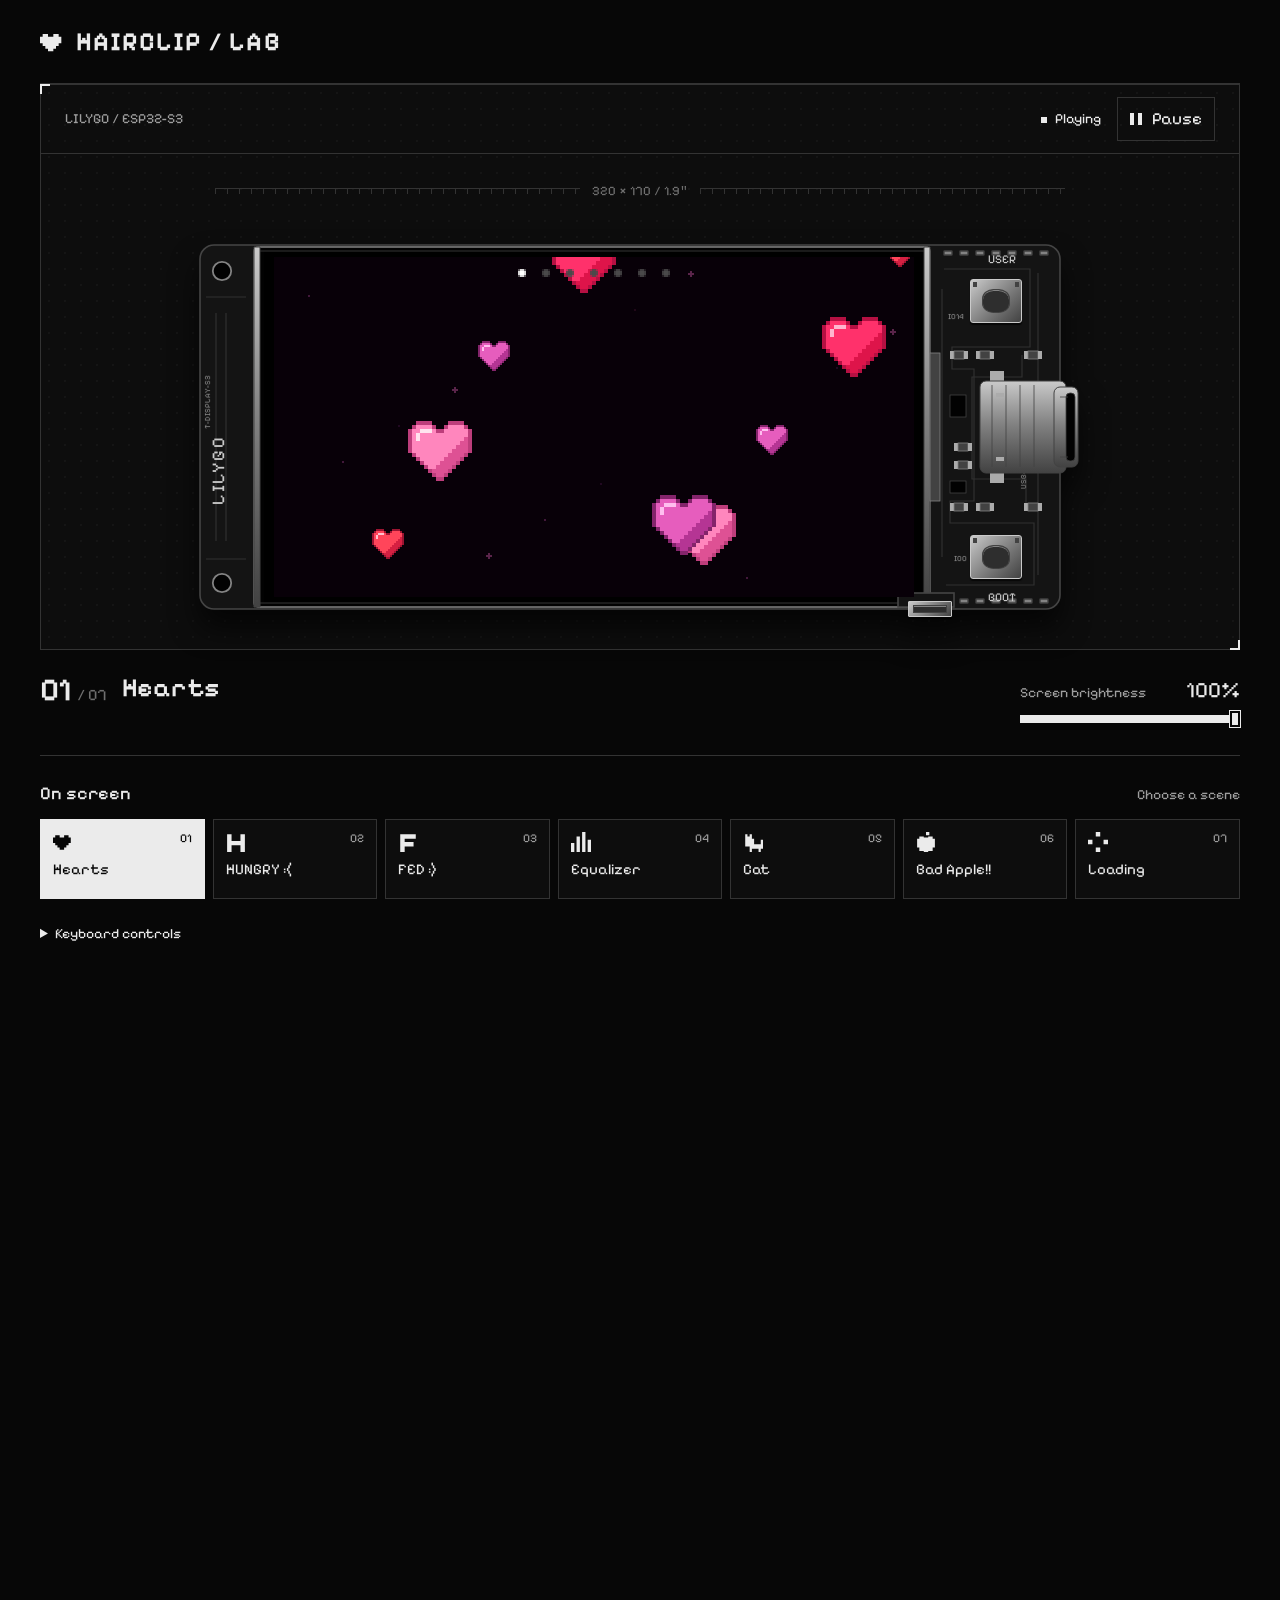
<file: index.html>
<!doctype html>
<html lang="en">
<head>
  <meta charset="utf-8">
  <meta name="viewport" content="width=device-width, initial-scale=1">
  <meta http-equiv="refresh" content="0; url=preview.html">
  <title>HAIRCLIP / LAB</title>
  <style>
    body { background: #080808; color: #eee; font-family: monospace; padding: 2rem; }
    a { color: inherit; }
  </style>
</head>
<body>
  <a href="preview.html">Open HAIRCLIP / LAB simulator</a>
</body>
</html>
</file>
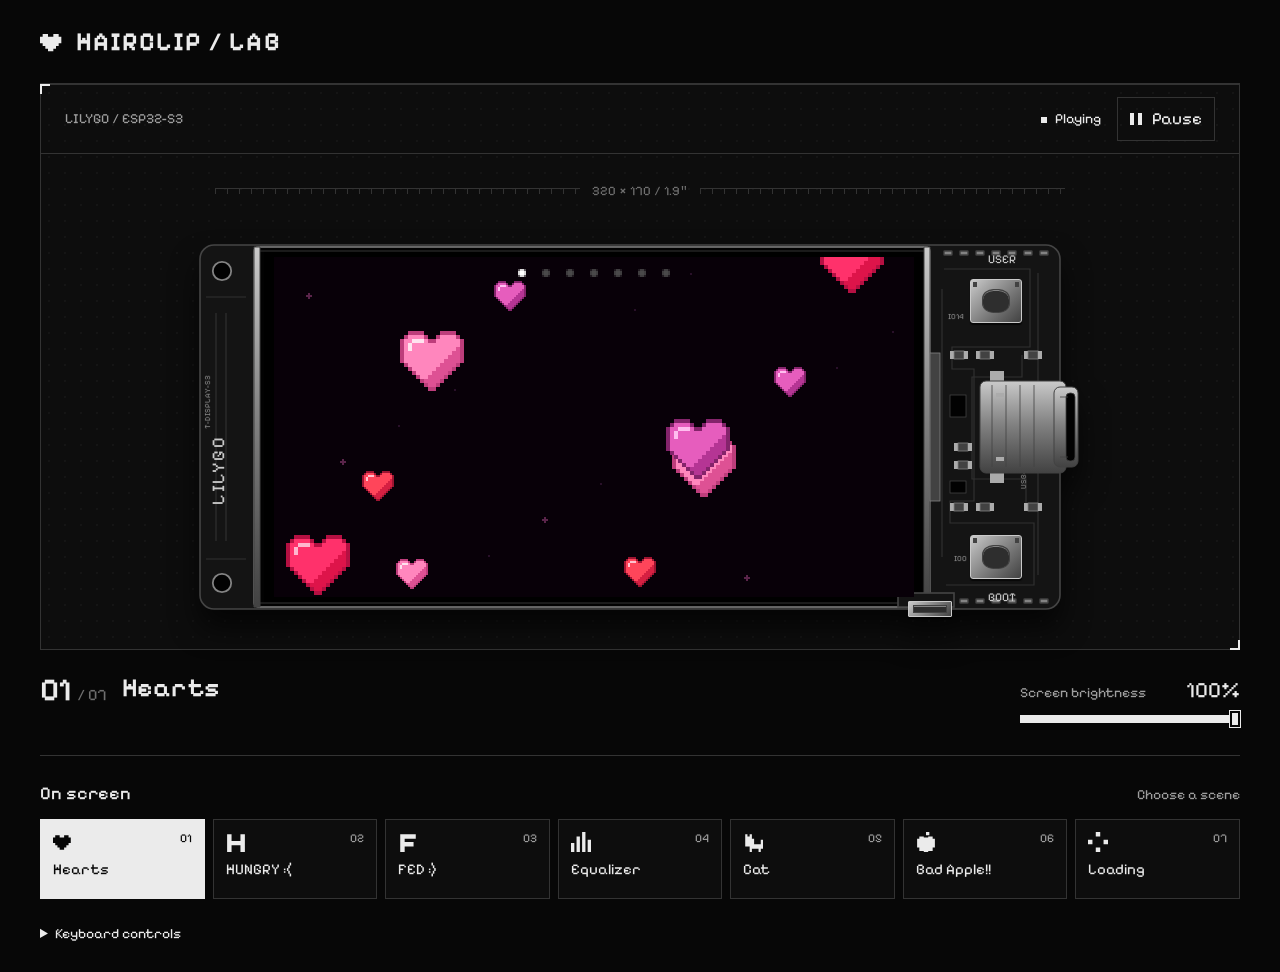
<file: preview.html>
<!doctype html>
<html lang="en">
<head>
  <meta charset="utf-8">
  <meta name="viewport" content="width=device-width, initial-scale=1">
  <meta name="theme-color" content="#0b0b0b">
  <title>Hairclip Lab — LilyGO T-Display-S3</title>
  <link rel="stylesheet" href="simulator.css">
  <link rel="preload" href="assets/fonts/PixelifySans.ttf" as="font" type="font/ttf" crossorigin>
</head>
<body>
  <header class="masthead shell">
    <div class="wordmark"><svg viewBox="0 0 18 18" aria-hidden="true"><path d="M2 3h4v2h4V3h4v2h2v5h-2v2h-2v2h-2v2H6v-2H4v-2H2v-2H0V5h2z"/></svg><span>HAIRCLIP / LAB</span></div>
  </header>
  <main class="shell">
    <section class="workbench" id="workbench" aria-label="Interactive LilyGO T-Display-S3 model" data-paused="false">
      <div class="bench-toolbar">
        <span class="board-title">LILYGO / ESP32-S3</span>
        <div class="bench-actions">
          <span class="play-status" id="play-status" role="status">Playing</span>
          <button class="pause-button" id="pause" aria-pressed="false" aria-label="Pause animation"><span class="pause-icon" aria-hidden="true"></span><span id="pause-label">Pause</span></button>
        </div>
      </div>
      <div class="device-stage">
        <div class="measure" aria-hidden="true">320 × 170 / 1.9″</div>
        <div class="board-model" id="board-model">
          <svg class="hardware" viewBox="0 0 480 214" role="img" aria-label="Front view of the board: USER at upper right, BOOT at lower right, USB-C between them, RST on the bottom edge">
            <defs>
              <linearGradient id="steel" x1="0" y1="0" x2="0" y2="1">
                <stop offset="0" stop-color="var(--color-metal-light)"/>
                <stop offset=".46" stop-color="var(--color-metal)"/>
                <stop offset="1" stop-color="var(--color-metal-dark)"/>
              </linearGradient>
            </defs>
            <rect class="pcb" x="20" y="16" width="430" height="182" rx="7"/>
            <path class="trace" d="M392 28h43v39h-39v11h11v66h-12v11h42v31h-44M431 71v11h-25v51h27v12M391 38v134M439 30v151"/>
            <path class="trace" d="M23 42h20M23 173h20M28 50v114M33 50v114"/>
            <circle class="hole" cx="31" cy="29" r="4.6"/><circle class="hole" cx="31" cy="185" r="4.6"/>
            <text class="print" x="32" y="146" transform="rotate(-90 32 146)" style="font-size:9px;letter-spacing:.8px">LILYGO</text>
            <text class="tiny-print" x="25" y="108" transform="rotate(-90 25 108)">T-DISPLAY-S3</text>
            <rect class="bezel" x="47" y="17" width="338" height="180" rx="2"/>
            <rect class="glass" x="52" y="19" width="329" height="176"/>
            <path class="rib" d="M49 19h334M49 195h334"/>
            <path class="metal" d="M47 17h3v180h-3zM382 17h3v180h-3z"/>
            <rect class="component" x="385" y="70" width="5" height="74"/>
            <rect class="pad" x="392" y="19" width="4" height="2" rx=".3"/>
<rect class="pad" x="400" y="19" width="4" height="2" rx=".3"/>
<rect class="pad" x="408" y="19" width="4" height="2" rx=".3"/>
<rect class="pad" x="416" y="19" width="4" height="2" rx=".3"/>
<rect class="pad" x="424" y="19" width="4" height="2" rx=".3"/>
<rect class="pad" x="432" y="19" width="4" height="2" rx=".3"/>
<rect class="pad" x="440" y="19" width="4" height="2" rx=".3"/>
<rect class="pad" x="392" y="193" width="4" height="2" rx=".3"/>
<rect class="pad" x="400" y="193" width="4" height="2" rx=".3"/>
<rect class="pad" x="408" y="193" width="4" height="2" rx=".3"/>
<rect class="pad" x="416" y="193" width="4" height="2" rx=".3"/>
<rect class="pad" x="424" y="193" width="4" height="2" rx=".3"/>
<rect class="pad" x="432" y="193" width="4" height="2" rx=".3"/>
<rect class="pad" x="440" y="193" width="4" height="2" rx=".3"/>
            <g transform="translate(395 69)"><rect class="solder" width="2" height="4"/><rect class="component" x="2" width="5" height="4"/><rect class="solder" x="7" width="2" height="4"/></g>
<g transform="translate(408 69)"><rect class="solder" width="2" height="4"/><rect class="component" x="2" width="5" height="4"/><rect class="solder" x="7" width="2" height="4"/></g>
<g transform="translate(432 69)"><rect class="solder" width="2" height="4"/><rect class="component" x="2" width="5" height="4"/><rect class="solder" x="7" width="2" height="4"/></g>
<g transform="translate(395 145)"><rect class="solder" width="2" height="4"/><rect class="component" x="2" width="5" height="4"/><rect class="solder" x="7" width="2" height="4"/></g>
<g transform="translate(408 145)"><rect class="solder" width="2" height="4"/><rect class="component" x="2" width="5" height="4"/><rect class="solder" x="7" width="2" height="4"/></g>
<g transform="translate(432 145)"><rect class="solder" width="2" height="4"/><rect class="component" x="2" width="5" height="4"/><rect class="solder" x="7" width="2" height="4"/></g>
<g transform="translate(397 124)"><rect class="solder" width="2" height="4"/><rect class="component" x="2" width="5" height="4"/><rect class="solder" x="7" width="2" height="4"/></g>
<g transform="translate(397 115)"><rect class="solder" width="2" height="4"/><rect class="component" x="2" width="5" height="4"/><rect class="solder" x="7" width="2" height="4"/></g>
<g transform="translate(434 124)"><rect class="solder" width="2" height="4"/><rect class="component" x="2" width="5" height="4"/><rect class="solder" x="7" width="2" height="4"/></g>
<g transform="translate(434 115)"><rect class="solder" width="2" height="4"/><rect class="component" x="2" width="5" height="4"/><rect class="solder" x="7" width="2" height="4"/></g>
            <text class="print" x="414" y="25">USER</text>
            <text class="print" x="414" y="194">BOOT</text>
            <text class="tiny-print" x="394" y="53">IO14</text>
            <text class="tiny-print" x="397" y="174">IO0</text>
            <text class="tiny-print" x="369" y="189">RST</text>
            <text class="tiny-print" x="433" y="138" transform="rotate(-90 433 138)">USB-C</text>
            <rect class="chip" x="395" y="91" width="8" height="11"/>
            <rect class="chip" x="395" y="134" width="8" height="6"/>
            <rect class="solder" x="415" y="79" width="7" height="5"/>
            <rect class="solder" x="415" y="130" width="7" height="5"/>
            <rect class="metal" x="410" y="84" width="43" height="46" rx="3"/>
            <rect class="metal" x="447" y="87" width="12" height="40" rx="3"/>
            <rect class="chip" x="453" y="90" width="4.5" height="34" rx="2"/>
            <path class="rib" d="M416 86v41M423 86v41M430 86v41M437 86v41M450 92h4M450 122h4"/>
            <rect class="solder" x="418" y="90" width="4" height="2"/><rect class="solder" x="418" y="122" width="4" height="2"/>
            <rect class="pcb" x="369" y="190" width="28" height="7"/>
          </svg>
          <canvas id="screen" width="320" height="170" aria-label="Hairclip display, 320 by 170 pixels"></canvas>
          <button class="physical-button user" id="next" aria-label="USER: next scene; hold to increase brightness" title="USER · next scene / hold: brighter"><span class="switch-housing" aria-hidden="true"><span class="switch-cap"></span></span></button>
          <button class="physical-button boot" id="prev" aria-label="BOOT: previous scene; hold to decrease brightness" title="BOOT · previous scene / hold: dimmer"><span class="switch-housing" aria-hidden="true"><span class="switch-cap"></span></span></button>
          <button class="physical-button rst" id="reset" aria-label="RST: restart simulator" title="RST · restart"><span class="switch-housing" aria-hidden="true"><span class="switch-cap"></span></span></button>
        </div>
      </div>
    </section>
    <section class="readout" aria-label="Current scene and brightness">
      <div class="current-mode">
        <div class="mode-index"><span id="mode-number">01</span><span class="total">/ 07</span></div>
        <div class="mode-copy"><h2 id="mode-name">Hearts</h2></div>
      </div>
      <div class="brightness">
        <div class="brightness-label"><label for="brightness-slider">Screen brightness</label><output id="brightness-value" for="brightness-slider">100%</output></div>
        <div class="brightness-track" aria-hidden="true"><div class="brightness-level" id="brightness-level"></div></div>
        <input class="brightness-slider" id="brightness-slider" type="range" min="20" max="255" value="255" step="1" aria-label="Screen brightness">
      </div>
    </section>
    <section class="scenes" aria-label="Animation selection">
      <div class="section-head"><h3>On screen</h3><span>Choose a scene</span></div>
      <div class="scene-picker" id="scene-picker">
          <button class="scene-button" data-scene="0" aria-pressed="true" aria-label="Scene 1: Hearts">
            <svg viewBox="0 0 18 18" aria-hidden="true"><path d="M2 3h4v2h4V3h4v2h2v5h-2v2h-2v2h-2v2H6v-2H4v-2H2v-2H0V5h2z"/></svg>
            <span class="scene-number">01</span><span class="scene-label">Hearts</span>
          </button>
          <button class="scene-button" data-scene="1" aria-pressed="false" aria-label="Scene 2: HUNGRY :(">
            <svg viewBox="0 0 18 18" aria-hidden="true"><path d="M1 2h4v6h8V2h4v16h-4v-6H5v6H1z"/></svg>
            <span class="scene-number">02</span><span class="scene-label">HUNGRY :(</span>
          </button>
          <button class="scene-button" data-scene="2" aria-pressed="false" aria-label="Scene 3: FED :)">
            <svg viewBox="0 0 18 18" aria-hidden="true"><path d="M2 2h14v4H6v3h8v4H6v5H2z"/></svg>
            <span class="scene-number">03</span><span class="scene-label">FED :)</span>
          </button>
          <button class="scene-button" data-scene="3" aria-pressed="false" aria-label="Scene 4: Equalizer">
            <svg viewBox="0 0 18 18" aria-hidden="true"><path d="M0 10h3v8H0zm5-6h3v14H5zm5-4h3v18h-3zm5 7h3v11h-3z"/></svg>
            <span class="scene-number">04</span><span class="scene-label">Equalizer</span>
          </button>
          <button class="scene-button" data-scene="4" aria-pressed="false" aria-label="Scene 5: Cat">
            <svg viewBox="0 0 18 18" aria-hidden="true"><path d="M2 2h2v2h2V2h2v4h2v5h6V7h2v8h-2v3h-2v-3H8v3H6v-5H2z"/></svg>
            <span class="scene-number">05</span><span class="scene-label">Cat</span>
          </button>
          <button class="scene-button" data-scene="5" aria-pressed="false" aria-label="Scene 6: Bad Apple!!">
            <svg viewBox="0 0 18 18" aria-hidden="true"><path d="M9 0h3v3H9zM3 4h4v1h4V4h4v2h2v8h-2v3h-4v1H7v-1H3v-3H1V6h2z"/></svg>
            <span class="scene-number">06</span><span class="scene-label">Bad Apple!!</span>
          </button>
          <button class="scene-button" data-scene="6" aria-pressed="false" aria-label="Scene 7: Loading">
            <svg viewBox="0 0 18 18" aria-hidden="true"><path d="M7 0h4v4H7zM14 7h4v4h-4zM7 14h4v4H7zM0 7h4v4H0z"/></svg>
            <span class="scene-number">07</span><span class="scene-label">Loading</span>
          </button>
      </div>
    </section>
    <footer class="page-footer">
      <details class="keyboard-help"><summary>Keyboard controls</summary><p><kbd>←</kbd> <kbd>→</kbd> — change scenes; hold to adjust brightness.<br><kbd>1</kbd>–<kbd>7</kbd> — select a scene.<br><kbd>P</kbd> — pause · <kbd>R</kbd> — reset.</p></details>
    </footer>
  </main>
  <script>
    (() => {
      const WIDTH = 320;
      const HEIGHT = 170;
      const SCENE_COUNT = 7;
      const PAGE_INDICATOR_MS = 1500;
      const canvas = document.getElementById('screen');
      const ctx = canvas.getContext('2d');
      ctx.imageSmoothingEnabled = false;
      const modeName = document.getElementById('mode-name');
      const brightnessValue = document.getElementById('brightness-value');
      const brightnessLevel = document.getElementById('brightness-level');
      const brightnessSlider = document.getElementById('brightness-slider');
      const modeNumber = document.getElementById('mode-number');
      const sceneButtons = [...document.querySelectorAll('[data-scene]')];
      const pauseButton = document.getElementById('pause');
      const workbench = document.getElementById('workbench');

      const sceneNames = ['Hearts', 'HUNGRY :(', 'FED :)', 'Equalizer', 'Cat', 'Bad Apple!!', 'Loading'];
      let scene = 0;
      let brightness = 255;
      let showBrightnessIndicator = false;
      let brightnessChangedAt = 0;
      let sceneStarted = performance.now();
      let lastFrame = 0;
      let paused = false;
      let pausedAt = 0;
      let pausedDuration = 0;

      const BRIGHTNESS_MIN = 20;
      const BRIGHTNESS_MAX = 255;
      const BRIGHTNESS_STEP = 4;
      const LONG_PRESS_MS = 200;
      const BRIGHTNESS_REPEAT_MS = 60;

      const glyphs = {
        H: [17, 17, 17, 31, 17, 17, 17],
        U: [17, 17, 17, 17, 17, 17, 14],
        N: [17, 25, 25, 21, 19, 19, 17],
        G: [14, 17, 16, 23, 17, 17, 14],
        R: [30, 17, 17, 30, 20, 18, 17],
        Y: [17, 17, 10, 4, 4, 4, 4],
        F: [31, 16, 16, 30, 16, 16, 16],
        E: [31, 16, 16, 30, 16, 16, 31],
        D: [30, 17, 17, 17, 17, 17, 30],
      };
      const loadingPositions = [[150, 23], [187, 38], [202, 75], [187, 112],
        [150, 127], [113, 112], [98, 75], [113, 38]];
      const loadingFade = [255, 204, 153, 110, 77, 53, 35, 24];

      function rgb565(r, g, b) {
        return ((r & 248) << 8) | ((g & 252) << 3) | (b >> 3);
      }

      function color565(value) {
        const r = (value >> 11) & 31;
        const g = (value >> 5) & 63;
        const b = value & 31;
        return `rgb(${Math.round(r * 255 / 31)},${Math.round(g * 255 / 63)},${Math.round(b * 255 / 31)})`;
      }

      function color(r, g, b) { return color565(rgb565(r, g, b)); }

      function fillCircle(x, y, radius, fill) {
        ctx.beginPath();
        ctx.arc(x, y, radius, 0, Math.PI * 2);
        ctx.fillStyle = fill;
        ctx.fill();
      }

      function fillRoundRect(x, y, width, height, radius, fill) {
        ctx.beginPath();
        ctx.roundRect(x, y, width, height, radius);
        ctx.fillStyle = fill;
        ctx.fill();
      }

      function drawSceneDots() {
        for (let i = 0; i < SCENE_COUNT; i++) {
          const x = WIDTH / 2 - (SCENE_COUNT - 1) * 6 + i * 12;
          fillCircle(x, 8, 2,
            i === scene ? color(255, 255, 255) : color(72, 72, 72));
        }
      }

      function drawHearts(elapsed) {
        ctx.fillStyle = color(8, 0, 12);
        ctx.fillRect(0, 0, WIDTH, HEIGHT);
        for (let i = 0; i < 12; i++) {
          const glow = (Math.sin(elapsed * 0.0013 + i * 2.1) + 1) * 0.5;
          const x = (i * 73 + 17) % WIDTH;
          const y = (i * 47 + 19) % HEIGHT;
          ctx.fillStyle = color(Math.trunc(30 + glow * 65),
            Math.trunc(10 + glow * 30), Math.trunc(30 + glow * 50));
          ctx.fillRect(x, y, 1, 1);
          if (glow > 0.75) {
            ctx.fillRect(x - 1, y, 3, 1);
            ctx.fillRect(x, y - 1, 1, 3);
          }
        }

        const baseX = [18, 52, 85, 117, 153, 185, 220, 253, 286, 311, 72, 205];
        const sizes = [5, 2, 6, 3, 7, 1, 4, 2, 5, 3, 0, 4];
        for (let i = 0; i < 12; i++) {
          const speed = 0.018 + sizes[i] * 0.003 + (i % 3) * 0.002;
          const travel = (elapsed * speed + i * 47) % (HEIGHT + 60);
          const y = HEIGHT + 22 - Math.trunc(travel);
          const x = baseX[i] + Math.trunc(Math.sin(elapsed * 0.0012 + i * 1.7) * (5 + i % 4));
          drawAssetFrame('floating-hearts', x - 22, y - 22, sizes[i] + (i % 4) * 8);
        }
      }

      function drawBigWord(word, x, y, cellW, cellH, letterSpacing, fill) {
        let cursorX = x;
        for (let index = 0; index < word.length; index++) {
          const letter = word[index];
          if (letter === ' ') {
            cursorX += cellW * 2;
            continue;
          }
          const rows = glyphs[letter] || glyphs.D;
          for (let col = 0; col < 5; col++) {
            const mask = 1 << (4 - col);
            let row = 0;
            while (row < 7) {
              while (row < 7 && !(rows[row] & mask)) row++;
              const firstRow = row;
              while (row < 7 && (rows[row] & mask)) row++;
              if (row > firstRow) {
                ctx.fillStyle = fill;
                ctx.fillRect(cursorX + col * cellW, y + firstRow * cellH,
                  cellW, (row - firstRow) * cellH);
              }
            }
          }
          cursorX += cellW * 5;
          if (word[index + 1] && word[index + 1] !== ' ') {
            cursorX += cellW + letterSpacing;
          }
        }
      }

      // BEGIN GENERATED ANIMATION ASSETS
      const animationAssets = {"cat-walk":{"width":225,"height":145,"frames":21,"columns":8,"uri":"[data-uri]","period":1470},"floating-hearts":{"width":44,"height":44,"frames":32,"columns":8,"uri":"[data-uri]"},"bad-apple":{"width":320,"height":170,"frames":93,"columns":8,"uri":"[data-uri]","period":6200}};
      // END GENERATED ANIMATION ASSETS
      const animationSheets = Object.fromEntries(Object.entries(animationAssets).map(([name, asset]) => {
        const sheet = new Image();
        sheet.src = asset.uri;
        return [name, sheet];
      }));

      function drawAssetFrame(name, x, y, index) {
        const asset = animationAssets[name];
        const sheet = animationSheets[name];
        if (!sheet.complete || !sheet.naturalWidth) return;
        ctx.drawImage(sheet, (index % asset.columns) * asset.width,
          Math.floor(index / asset.columns) * asset.height, asset.width, asset.height,
          Math.trunc(x), Math.trunc(y), asset.width, asset.height);
      }

      function drawAnimationFrame(name, x, y, elapsed, period) {
        drawAssetFrame(name, x, y,
          Math.floor((elapsed % period) * animationAssets[name].frames / period));
      }

      function equalizerLevel(time, bar) {
        const swell = (Math.sin(time * 0.0037 + bar * 0.63) + 1) * 0.5;
        const detail = (Math.sin(time * 0.0089 - bar * 1.31) + 1) * 0.5;
        const envelope = (Math.sin(time * 0.0013 - bar * 0.21) + 1) * 0.5;
        return 2 + 5 * (0.50 * swell + 0.28 * detail + 0.22 * envelope);
      }

      function drawEqualizer(elapsed) {
        const reds = [20,20,20,30,40,60,85,115,145,175,205,230,250,255,255,255];
        const greens = [235,225,210,190,165,140,115,90,70,55,45,40,45,60,80,105];
        const blues = [190,210,235,255,255,255,255,255,255,255,250,230,210,185,155,135];
        const baseline = 158;
        ctx.fillStyle = color(3, 4, 10);
        ctx.fillRect(0, 0, WIDTH, HEIGHT);
        for (let i = 0; i < 16; i++) {
          const x = 1 + i * 20;
          const level = equalizerLevel(elapsed, i);
          let peak = level;
          for (let age = 50; age <= 500 && age <= elapsed; age += 50) {
            peak = Math.max(peak, equalizerLevel(elapsed - age, i) - age * 0.003);
          }
          for (let segment = 0; segment < 7; segment++) {
            const active = segment < Math.trunc(level);
            const y = baseline - (segment + 1) * 20;
            const gain = active ? 0.85 : 0.055;
            ctx.fillStyle = color(reds[i]*gain, greens[i]*gain, blues[i]*gain);
            ctx.fillRect(x, y, 18, 18);
            if (active) {
              ctx.fillStyle = color(reds[i]/2, greens[i]/2, blues[i]/2);
              ctx.fillRect(x, y+16, 18, 2);
            }
          }
          ctx.fillStyle = color((reds[i]+255)/2, (greens[i]+255)/2, (blues[i]+255)/2);
          ctx.fillRect(x, baseline - Math.trunc(peak)*20 - 6, 18, 4);
          ctx.fillStyle = color(reds[i]/4, greens[i]/4, blues[i]/4);
          for (let tile = 0; tile < 2; tile++) {
            ctx.fillRect(x + tile*12, baseline+4, 6, 4);
          }
        }
      }

      function drawCat(elapsed) {
        ctx.fillStyle = '#000';
        ctx.fillRect(0, 0, WIDTH, HEIGHT);
        const cat = animationAssets['cat-walk'];
        drawAnimationFrame('cat-walk', (WIDTH - cat.width) / 2,
          (HEIGHT - cat.height) / 2, elapsed, cat.period);
      }

      function drawLoading(elapsed) {
        const head = Math.floor(elapsed / 100) % 8;
        ctx.fillStyle = color(3, 5, 12);
        ctx.fillRect(0, 0, WIDTH, HEIGHT);

        for (let i = 0; i < loadingPositions.length; i++) {
          const age = (head + 8 - i) % 8;
          const level = loadingFade[age];
          ctx.fillStyle = color(level, level, level);
          ctx.fillRect(loadingPositions[i][0], loadingPositions[i][1], 20, 20);
        }
      }

      function drawMovingText(elapsed, hungry) {
        const background = hungry ? color(25, 5, 13) : color(3, 20, 24);
        ctx.fillStyle = background;
        ctx.fillRect(0, 0, WIDTH, HEIGHT);

        const word = hungry ? 'HUNGRY' : 'FED';
        const mouth = hungry ? '(' : ')';
        const cellW = hungry ? 8 : 15;
        const cellH = hungry ? 23 : 22;
        const letterSpacing = hungry ? 2 : 0;
        const wordLength = hungry ? 6 : 3;
        const textWidth = wordLength * 5 * cellW
          + (wordLength - 1) * (cellW + letterSpacing);
        const textHeight = 7 * cellH;
        ctx.font = 'bold 128px Arial, sans-serif';
        const eyesWidth = Math.ceil(ctx.measureText(':').width);
        ctx.font = '128px Arial, sans-serif';
        const mouthWidth = Math.ceil(ctx.measureText(mouth).width);
        const emoticonWidth = eyesWidth + mouthWidth;
        const gap = 14;
        const itemWidth = textWidth + gap + emoticonWidth;
        const period = itemWidth + 14;
        const offset = Math.trunc(elapsed / 10) % period;
        const y = (HEIGHT - textHeight) / 2;
        const textColor = hungry ? color(255, 100, 83) : color(92, 255, 190);

        ctx.textAlign = 'left';
        ctx.textBaseline = 'middle';
        for (let x = -offset; x < WIDTH; x += period) {
          drawBigWord(word, x, y, cellW, cellH, letterSpacing, textColor);
          ctx.fillStyle = textColor;
          const emoticonX = x + textWidth + gap;
          ctx.font = 'bold 128px Arial, sans-serif';
          ctx.fillText(':', emoticonX, HEIGHT / 2);
          ctx.font = '128px Arial, sans-serif';
          ctx.fillText(mouth, emoticonX + eyesWidth, HEIGHT / 2);
        }
      }

      function setScene(nextScene) {
        scene = (nextScene + SCENE_COUNT) % SCENE_COUNT;
        sceneStarted = performance.now();
        pausedDuration = 0;
        if (paused) pausedAt = sceneStarted;
        modeName.textContent = sceneNames[scene];
        modeNumber.textContent = String(scene + 1).padStart(2, '0');
        sceneButtons.forEach(button => button.setAttribute('aria-pressed', String(Number(button.dataset.scene) === scene)));
      }

      function updatePlayback() {
        workbench.dataset.paused = String(paused);
        pauseButton.setAttribute('aria-pressed', String(paused));
        pauseButton.setAttribute('aria-label', paused ? 'Resume animation' : 'Pause animation');
        document.getElementById('pause-label').textContent = paused ? 'Resume' : 'Pause';
        document.getElementById('play-status').textContent = paused ? 'Paused' : 'Playing';
      }

      function togglePause() {
        const now = performance.now();
        if (paused) pausedDuration += now - pausedAt;
        else pausedAt = now;
        paused = !paused;
        updatePlayback();
      }

      function renderBrightness() {
        const percent = Math.round(brightness * 100 / BRIGHTNESS_MAX);
        canvas.style.filter = `brightness(${brightness / BRIGHTNESS_MAX})`;
        brightnessValue.textContent = `${percent}%`;
        brightnessLevel.style.width = `${percent}%`;
        brightnessSlider.value = brightness;
        brightnessSlider.setAttribute('aria-valuetext', `${percent}%`);
      }

      function adjustBrightness(direction) {
        showBrightnessIndicator = true;
        brightnessChangedAt = performance.now();
        const nextBrightness = Math.max(BRIGHTNESS_MIN,
          Math.min(BRIGHTNESS_MAX, brightness + direction * BRIGHTNESS_STEP));
        if (nextBrightness === brightness) return;
        brightness = nextBrightness;
        renderBrightness();
      }
      renderBrightness();

      function drawBrightnessIndicator(now) {
        if (!showBrightnessIndicator) return;
        if (now - brightnessChangedAt > 1200) {
          showBrightnessIndicator = false;
          return;
        }
        const y = HEIGHT - 4;
        fillRoundRect(0, y, WIDTH, 4, 2, color(45, 45, 50));
        fillRoundRect(0, y, brightness * WIDTH / BRIGHTNESS_MAX, 4, 2,
          color(235, 235, 245));
      }

      function createButtonAction(direction, sceneStep) {
        let holdTimer = 0;
        let repeatTimer = 0;
        let adjusted = false;
        let active = false;
        const buttons = [];

        function start() {
          if (active) return;
          active = true;
          buttons.forEach(button => button.dataset.pressed = 'true');
          adjusted = false;
          holdTimer = setTimeout(() => {
            if (!active) return;
            adjusted = true;
            adjustBrightness(direction);
            repeatTimer = setInterval(() => adjustBrightness(direction), BRIGHTNESS_REPEAT_MS);
          }, LONG_PRESS_MS);
        }

        function end(registerTap = true) {
          if (!active) return;
          active = false;
          buttons.forEach(button => delete button.dataset.pressed);
          clearTimeout(holdTimer);
          clearInterval(repeatTimer);
          if (!adjusted && registerTap) setScene(scene + sceneStep);
        }

        function bindButton(button) {
          buttons.push(button);
          button.addEventListener('pointerdown', event => {
            if (event.button !== 0) return;
            event.preventDefault();
            button.focus({ preventScroll: true });
            start();
            button.setPointerCapture(event.pointerId);
          });
          button.addEventListener('pointerup', () => end());
          button.addEventListener('pointercancel', () => end(false));
          button.addEventListener('lostpointercapture', () => end(false));
          button.addEventListener('keydown', event => {
            if (event.key === ' ' || event.key === 'Enter') {
              event.preventDefault();
              if (!event.repeat) start();
            }
          });
          button.addEventListener('keyup', event => {
            if (event.key === ' ' || event.key === 'Enter') {
              event.preventDefault();
              end();
            }
          });
          button.addEventListener('blur', () => end(false));
          button.addEventListener('click', event => {
            if (event.detail === 0) setScene(scene + sceneStep);
          });
        }

        return { start, end, bindButton };
      }

      const previousAction = createButtonAction(-1, -1);
      const nextAction = createButtonAction(1, 1);
      previousAction.bindButton(document.getElementById('prev'));
      nextAction.bindButton(document.getElementById('next'));
      function resetSimulator() {
        previousAction.end(false);
        nextAction.end(false);
        paused = false;
        brightness = BRIGHTNESS_MAX;
        showBrightnessIndicator = false;
        renderBrightness();
        updatePlayback();
        setScene(0);
      }

      document.getElementById('reset').addEventListener('click', resetSimulator);
      pauseButton.addEventListener('click', togglePause);
      sceneButtons.forEach(button => button.addEventListener('click', () => {
        previousAction.end(false);
        nextAction.end(false);
        setScene(Number(button.dataset.scene));
      }));
      brightnessSlider.addEventListener('input', () => {
        previousAction.end(false);
        nextAction.end(false);
        brightness = Math.max(BRIGHTNESS_MIN, Math.min(BRIGHTNESS_MAX, Number(brightnessSlider.value)));
        showBrightnessIndicator = true;
        brightnessChangedAt = performance.now();
        renderBrightness();
      });
      document.addEventListener('keydown', event => {
        if (event.ctrlKey || event.metaKey || event.altKey || event.target?.matches?.('input, textarea, select')) return;
        if (event.key === 'ArrowLeft' || event.key === 'ArrowRight') {
          event.preventDefault();
          if (!event.repeat) (event.key === 'ArrowLeft' ? previousAction : nextAction).start();
        }
        if (event.key.toLowerCase() === 'r' && !event.repeat) resetSimulator();
        if (event.key.toLowerCase() === 'p' && !event.repeat) {
          event.preventDefault();
          togglePause();
        }
        if (/^[1-7]$/.test(event.key) && !event.repeat) setScene(Number(event.key) - 1);
      });
      document.addEventListener('keyup', event => {
        if (event.key === 'ArrowLeft') previousAction.end();
        if (event.key === 'ArrowRight') nextAction.end();
      });
      window.addEventListener('blur', () => {
        previousAction.end(false);
        nextAction.end(false);
      });
      document.addEventListener('visibilitychange', () => {
        if (document.hidden) {
          previousAction.end(false);
          nextAction.end(false);
        }
      });

      setScene(0);
      updatePlayback();

      function render(now) {
        requestAnimationFrame(render);
        if (now - lastFrame < 35) return;
        lastFrame = now;
        const elapsed = (paused ? pausedAt : now) - sceneStarted - pausedDuration;
        if (scene === 0) drawHearts(elapsed);
        else if (scene === 1) drawMovingText(elapsed, true);
        else if (scene === 2) drawMovingText(elapsed, false);
        else if (scene === 3) drawEqualizer(elapsed);
        else if (scene === 4) drawCat(elapsed);
        else if (scene === 5) {
          ctx.fillStyle = '#000';
          ctx.fillRect(0, 0, WIDTH, HEIGHT);
          drawAnimationFrame('bad-apple', 0, 0, elapsed, animationAssets['bad-apple'].period);
        } else drawLoading(elapsed);
        drawBrightnessIndicator(now);
        if (now - sceneStarted < PAGE_INDICATOR_MS) drawSceneDots();
      }

      requestAnimationFrame(render);
    })();
  </script>
</body>
</html>
</file>
<file: simulator.css>
/* Hallmark · macrostructure: Workbench · theme: Terminal / monochrome · nav: N8 Terminal · footer: Ft2 Inline
 * Enrichment: interactive SVG hardware · audience: owner · use: preview animations
 * Pre-emit critique: philosophy 4, hierarchy 4, execution 4, specificity 5, restraint 4, variety 4
 */
@import url('tokens.css');
* { box-sizing: border-box; }
html, body { margin: 0; overflow-x: clip; }
body {
  min-height: 100vh;
  background: var(--color-paper);
  color: var(--color-ink);
  font: var(--text-body)/1.5 var(--font-body);
}
button, input { font: inherit; }
button { color: inherit; cursor: pointer; touch-action: manipulation; }
button, a, input, summary { -webkit-tap-highlight-color: var(--color-clear); }
button:focus-visible, a:focus-visible, input:focus-visible, summary:focus-visible {
  outline: 2px solid var(--color-focus); outline-offset: 5px;
}
button:disabled { opacity: .4; cursor: default; }
button { user-select: none; }
svg { display: block; }
a { color: inherit; text-underline-offset: 4px; }
.shell { width: min(1200px, calc(100% - 32px)); margin-inline: auto; }
.masthead {
  min-height: 84px; display: flex; align-items: center; justify-content: flex-start;
  gap: var(--space-md);
  border-bottom: 1px solid var(--color-rule);
}
.wordmark { display: inline-flex; gap: 12px; align-items: center; font: 700 26px/1 var(--font-display); letter-spacing: .04em; }
.wordmark svg { width: 24px; height: 24px; fill: currentColor; }
.workbench {
  position: relative; border: 1px solid var(--color-rule);
  background-color: var(--color-panel);
  background-image: radial-gradient(var(--color-grid) .8px, var(--color-clear) .8px);
  background-size: 16px 16px;
}
.workbench::before, .workbench::after { content: ''; position: absolute; width: 8px; height: 8px; border: solid var(--color-ink); pointer-events: none; }
.workbench::before { top: -1px; left: -1px; border-width: 2px 0 0 2px; }
.workbench::after { bottom: -1px; right: -1px; border-width: 0 2px 2px 0; }
.bench-toolbar { min-height: 56px; padding: 12px 16px; display: flex; align-items: center; justify-content: space-between; gap: var(--space-md); border-bottom: 1px solid var(--color-rule); }
.board-title { font-size: var(--text-sm); color: var(--color-muted); }
.bench-actions { display: flex; gap: var(--space-md); align-items: center; }
.play-status { display: none; font-size: var(--text-sm); }
.play-status::before { content: ''; display: inline-block; width: 6px; height: 6px; margin-right: 8px; background: var(--color-ink); }
[data-paused='true'] .play-status::before { background: var(--color-clear); outline: 1px solid var(--color-muted); }
.pause-button { display: inline-flex; gap: 10px; align-items: center; background: var(--color-clear); border: 1px solid var(--color-rule); padding: 8px 12px; min-height: 40px; white-space: nowrap; }
.pause-button:hover { background: var(--color-raised); border-color: var(--color-muted); }
.pause-button:active { transform: translateY(1px); }
.pause-icon { display: block; width: 12px; height: 12px; border-left: 4px solid currentColor; border-right: 4px solid currentColor; }
[data-paused='true'] .pause-icon { border: 0; background: currentColor; clip-path: polygon(0 0, 100% 50%, 0 100%); }
.device-stage { padding: 24px 8px 8px; }
.measure { margin: 0 auto; max-width: 850px; display: flex; gap: 12px; align-items: center; justify-content: center; color: var(--color-faint); font-size: 13px; }
.measure::before, .measure::after { content: ''; height: 5px; flex: 1; border-top: 1px solid var(--color-rule); background: repeating-linear-gradient(90deg, var(--color-rule) 0 1px, var(--color-clear) 1px 12px); }
.board-model { position: relative; width: min(960px, 100%); aspect-ratio: 480 / 214; margin: 12px auto 0; filter: drop-shadow(0 18px 14px var(--color-shadow)); }
.hardware { position: absolute; inset: 0; width: 100%; height: 100%; pointer-events: none; }
.hardware .pcb { fill: var(--color-pcb); stroke: var(--color-pcb-edge); stroke-width: .8; }
.hardware .trace { fill: none; stroke: var(--color-trace); stroke-width: .6; }
.hardware .print { fill: var(--color-metal-light); font: 6px var(--font-display); }
.hardware .tiny-print { fill: var(--color-metal); font: 4px var(--font-display); }
.hardware .pad { fill: var(--color-metal); stroke: var(--color-metal-dark); stroke-width: .7; }
.hardware .hole { fill: var(--color-bezel); stroke: var(--color-metal); stroke-width: .9; }
.hardware .solder { fill: var(--color-solder); }
.hardware .chip { fill: var(--color-bezel); stroke: var(--color-metal-dark); stroke-width: .4; }
.hardware .component { fill: var(--color-metal-dark); stroke: var(--color-metal); stroke-width: .4; }
.hardware .metal { fill: url('#steel'); stroke: var(--color-metal-dark); stroke-width: .5; }
.hardware .bezel { fill: var(--color-bezel); stroke: var(--color-metal); stroke-width: .7; }
.hardware .glass { fill: var(--color-glass); }
.hardware .rib { stroke: var(--color-metal-dark); stroke-width: .4; }
.board-model canvas { position: absolute; left: 11.875%; top: 10.28037383%; width: 66.66666667%; height: 79.43925234%; display: block; image-rendering: pixelated; background: var(--color-glass); }
.physical-button {
  position: absolute; left: 82.91666667%; width: 8.33333333%; height: 18.69158879%;
  display: grid; place-items: center; padding: 0; border: 0; background: var(--color-clear);
  touch-action: none;
}
.physical-button.user { top: 11.21495327%; }
.physical-button.boot { top: 71.02803738%; }
.switch-housing { position: relative; display: grid; place-items: center; width: 65%; height: 55%; background: linear-gradient(135deg, var(--color-metal-light), var(--color-metal-dark)); border: 1px solid var(--color-metal-light); border-radius: var(--radius-hardware); box-shadow: 0 2px 1px var(--color-shadow); }
.switch-housing::before, .switch-housing::after { content: ''; position: absolute; width: 7%; height: 12%; top: 5%; background: var(--color-metal-dark); }
.switch-housing::before { left: 5%; }
.switch-housing::after { right: 5%; }
.switch-cap { width: 58%; height: 58%; border: 1px solid var(--color-metal-dark); background: var(--color-switch); border-radius: 40%; box-shadow: inset 0 1px var(--color-metal); transition: transform var(--dur-fast) var(--ease-out); }
.physical-button:hover .switch-cap { background: var(--color-metal-dark); }
.physical-button[data-pressed='true'] .switch-cap, .physical-button:active .switch-cap { transform: translateY(1px) scale(.92); background: var(--color-bezel); box-shadow: none; }
.physical-button.rst { left: 76.45833333%; top: 85.51401869%; width: 7.5%; height: 14.01869159%; }
.rst .switch-housing { width: 62%; height: 28%; border-radius: 1px; }
.rst .switch-housing::before, .rst .switch-housing::after { display: none; }
.rst .switch-cap { width: 80%; height: 55%; border-radius: 0; }
.physical-button:focus-visible { outline-offset: 0; }
.readout { display: grid; gap: 20px; padding: 24px 0; border-bottom: 1px solid var(--color-rule); }
.current-mode { display: flex; gap: 16px; align-items: flex-start; min-width: 0; }
.mode-index { display: flex; gap: 6px; align-items: baseline; font-size: 32px; line-height: 1; font-weight: 600; }
.mode-index .total { color: var(--color-faint); font-size: 16px; font-weight: 400; }
h2 { margin: 0; font-size: 26px; font-weight: 600; line-height: 1.1; }
.mode-copy { min-width: 0; }
.brightness { min-width: 0; }
.brightness-label { display: flex; justify-content: space-between; align-items: baseline; gap: 12px; }
.brightness-label label { color: var(--color-muted); font-size: var(--text-sm); }
.brightness-label output { font-size: 22px; }
.brightness-track { height: 8px; margin-top: 8px; background: var(--color-rule); }
.brightness-level { height: 100%; width: 100%; background: var(--color-ink); }
.brightness-slider { display: block; width: 100%; height: 24px; margin: -16px 0 0; appearance: none; background: var(--color-clear); cursor: ew-resize; position: relative; }
.brightness-slider::-webkit-slider-runnable-track { height: 8px; background: var(--color-clear); }
.brightness-slider::-webkit-slider-thumb { appearance: none; width: 10px; height: 16px; margin-top: -4px; background: var(--color-ink); border: 2px solid var(--color-paper); outline: 1px solid var(--color-ink); border-radius: 0; }
.brightness-slider::-moz-range-track { height: 8px; background: var(--color-clear); }
.brightness-slider::-moz-range-thumb { width: 8px; height: 14px; background: var(--color-ink); border: 2px solid var(--color-paper); border-radius: 0; }
.scenes { padding-top: var(--space-lg); }
.section-head { display: flex; justify-content: space-between; align-items: baseline; gap: 16px; margin-bottom: 12px; }
.section-head h3 { margin: 0; font-size: 18px; font-weight: 500; }
.section-head span { font-size: var(--text-sm); color: var(--color-muted); }
.scene-picker { display: grid; grid-template-columns: repeat(2, minmax(0, 1fr)); gap: 8px; }
.scene-button { display: grid; grid-template-columns: 20px minmax(0, 1fr); grid-template-rows: 20px auto; gap: 8px; text-align: left; padding: 12px; border: 1px solid var(--color-rule); background: var(--color-panel); min-height: 80px; }
.scene-button .scene-number { color: var(--color-muted); font-size: 12px; grid-column: 2; justify-self: end; line-height: 1; }
.scene-button svg { width: 20px; height: 20px; fill: currentColor; grid-row: 1; grid-column: 1; }
.scene-button .scene-label { grid-column: 1 / -1; font-size: 15px; line-height: 1.2; white-space: nowrap; }
.scene-button:hover { border-color: var(--color-muted); background: var(--color-raised); }
.scene-button:active { transform: translateY(1px); }
.scene-button[aria-pressed='true'] { background: var(--color-ink); color: var(--color-paper); border-color: var(--color-ink); }
.scene-button[aria-pressed='true'] .scene-number { color: var(--color-paper); }
.page-footer { display: flex; flex-wrap: wrap; gap: 12px; justify-content: space-between; align-items: start; padding: 24px 0 28px; color: var(--color-muted); font-size: var(--text-sm); }
.keyboard-help { min-width: 0; }
.keyboard-help summary { cursor: pointer; white-space: nowrap; color: var(--color-ink); }
.keyboard-help p { max-width: 36ch; padding-top: 12px; }
kbd { border: 1px solid var(--color-rule); padding: 0 5px; font-family: var(--font-body); color: var(--color-ink); white-space: nowrap; }
.visually-hidden { position: absolute; width: 1px; height: 1px; padding: 0; margin: -1px; overflow: clip; clip-path: inset(50%); white-space: nowrap; border: 0; }
@media (max-width: 420px) {
  #pause-label { display: none; }
  .pause-button { justify-content: center; width: 40px; padding: 8px; }
}
@media (min-width: 640px) {
  .shell { width: min(1200px, calc(100% - 64px)); }
  .bench-toolbar { padding-inline: 24px; }
  .device-stage { padding: 28px 24px 8px; }
  .play-status { display: inline; }
  .readout { grid-template-columns: minmax(0, 1fr) 220px; }
  .scene-picker { grid-template-columns: repeat(4, minmax(0, 1fr)); }
}
@media (min-width: 1000px) {
  .scene-picker { grid-template-columns: repeat(7, minmax(0, 1fr)); }
}
@media (prefers-reduced-motion: reduce) {
  *, *::before, *::after { transition: none !important; scroll-behavior: auto !important; }
}
</file>
